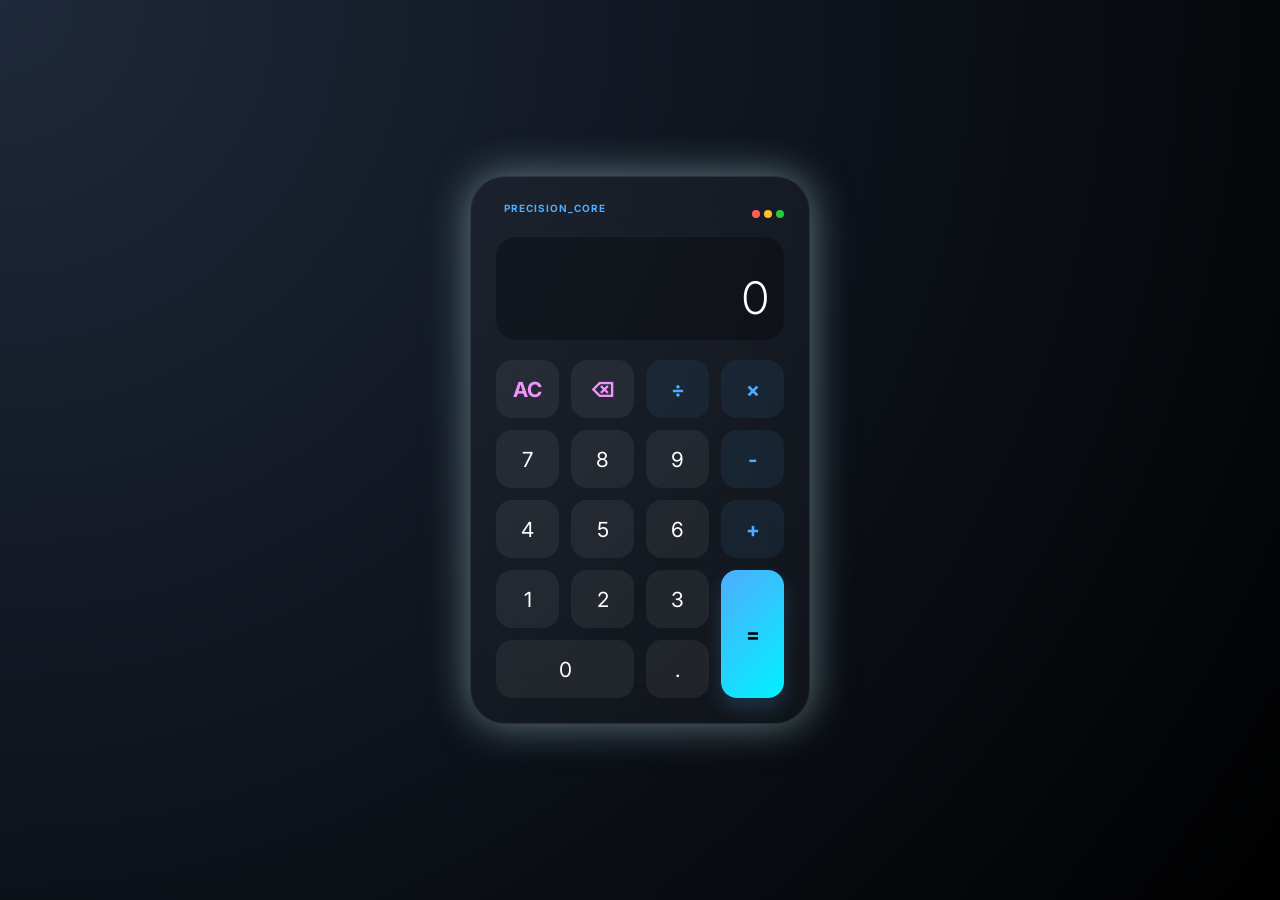
<file: CodeAlpha_Calculator/index.html>
<!DOCTYPE html>
<html lang="en">
<head>
    <meta charset="UTF-8">
    <meta name="viewport" content="width=device-width, initial-scale=1.0">
    <title>CodeAlpha Pro Calculator</title>
    <link rel="stylesheet" href="style.css">
    <link href="https://fonts.googleapis.com/css2?family=Inter:wght@300;500;700&display=swap" rel="stylesheet">
</head>
<body>
    <div class="glass-calculator">
        <div class="top-header">
            <span class="status-badge">PRECISION_CORE</span>
            <div class="window-controls">
                <span></span><span></span><span></span>
            </div>
        </div>
        
        <div class="display-area">
            <div id="history"></div>
            <div id="main-output">0</div>
        </div>

        <div class="keypad">
            <button class="action-btn clear" onclick="resetCalc()">AC</button>
            <button class="action-btn delete" onclick="popDigit()">⌫</button>
            <button class="op-btn" onclick="setOp('÷')">÷</button>
            <button class="op-btn" onclick="setOp('×')">×</button>

            <button onclick="pushNum('7')">7</button>
            <button onclick="pushNum('8')">8</button>
            <button onclick="pushNum('9')">9</button>
            <button class="op-btn" onclick="setOp('-')">-</button>

            <button onclick="pushNum('4')">4</button>
            <button onclick="pushNum('5')">5</button>
            <button onclick="pushNum('6')">6</button>
            <button class="op-btn" onclick="setOp('+')">+</button>

            <button onclick="pushNum('1')">1</button>
            <button onclick="pushNum('2')">2</button>
            <button onclick="pushNum('3')">3</button>
            <button class="equal-btn" onclick="runResult()">=</button>

            <button class="span-two" onclick="pushNum('0')">0</button>
            <button onclick="pushNum('.')">.</button>
        </div>
    </div>
    <script src="script.js"></script>
</body>
</html>
</file>
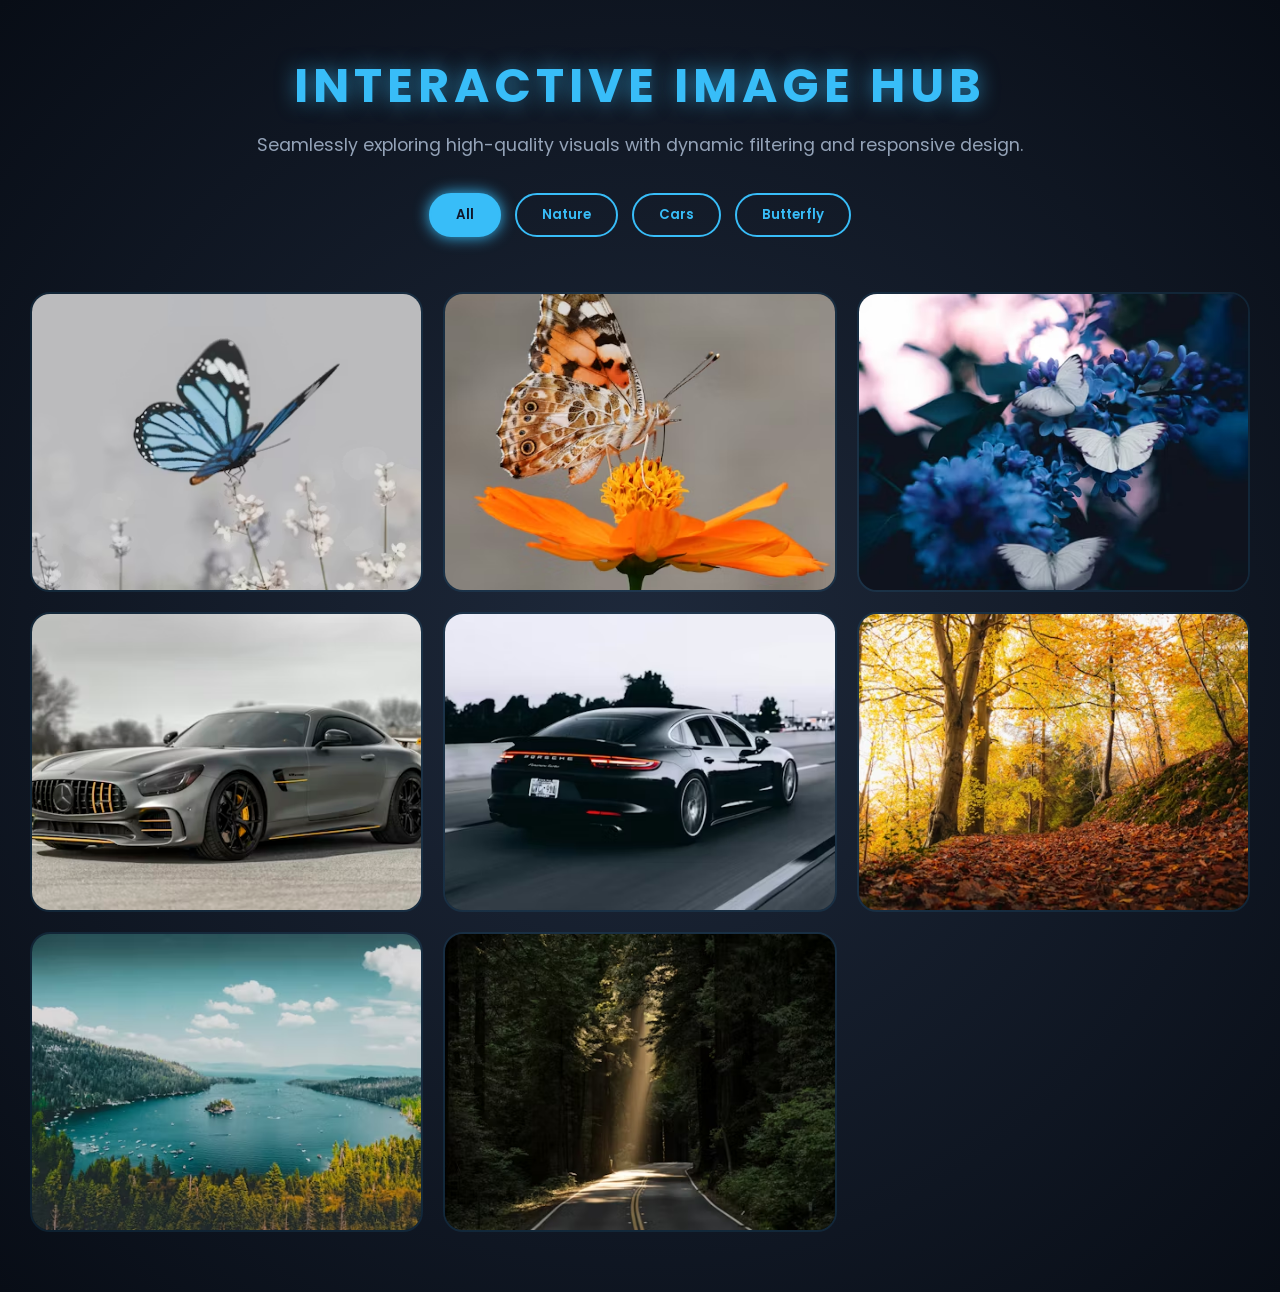
<file: CodeAlpha_ImageGallery/index.html>
<!DOCTYPE html>
<html lang="en">
<head>
    <meta charset="UTF-8">
    <meta name="viewport" content="width=device-width, initial-scale=1.0">
    <title>CodeAlpha | Professional Gallery</title>
    <link href="https://fonts.googleapis.com/css2?family=Poppins:wght@300;400;600;700&display=swap" rel="stylesheet">
    <link rel="stylesheet" href="style.css">
</head>
<body>

    <header>
        <h1>INTERACTIVE IMAGE HUB</h1>
        <p>Seamlessly exploring high-quality visuals with dynamic filtering and responsive design.</p>
    </header>

    <div class="filter-buttons">
        <button class="filter-btn active" data-filter="all">All</button>
        <button class="filter-btn" data-filter="nature">Nature</button>
        <button class="filter-btn" data-filter="cars">Cars</button>
        <button class="filter-btn" data-filter="Butterfly">Butterfly</button>
    </div>

    <div class="gallery-container">
        <div class="gallery-item"><img src="images/Butterfly_01"></div>
        <div class="gallery-item"><img src="images/Butterfly_02"></div>
        <div class="gallery-item"><img src="images/Butterfly_03"></div>
        <div class="gallery-item"><img src="images/Cars_01"></div>
        <div class="gallery-item"><img src="images/Cars_02"></div>
        <div class="gallery-item"><img src="images/Nature_01"></div>
        <div class="gallery-item"><img src="images/Nature_02"></div>
        <div class="gallery-item"><img src="images/Nature_03"></div>
    </div>

    <div id="lightbox" class="modal">
        <div class="modal-overlay"></div>
        <span class="close-btn">&times;</span>
        <div class="modal-wrapper">
            <div class="nav-button prev-btn">&#10094;</div>
            <div class="img-box">
                <img class="modal-content" id="full-img">
            </div>
            <div class="nav-button next-btn">&#10095;</div>
        </div>
    </div>

    <script src="script.js"></script>
</body>
</html>
</file>
<file: CodeAlpha_Calculator/style.css>
@import url('https://fonts.googleapis.com/css2?family=Inter:wght@300;500;700&display=swap');

* { 
    margin: 0; 
    padding: 0; 
    box-sizing: border-box; 
    font-family: 'Inter', sans-serif; 
}

body {
    background: radial-gradient(circle at top left, #1e293b, #000000);
    height: 100vh; 
    display: flex; 
    align-items: center; 
    justify-content: center;
    overflow: hidden; 
}

.glass-calculator {
    background: rgba(255, 255, 255, 0.03);
    backdrop-filter: blur(25px);
    border: 1px solid rgba(255, 255, 255, 0.1);
    border-radius: 35px; 
    padding: 25px; 
    width: 340px; 
    max-height: 96vh;
    box-shadow: 0 0 40px rgba(151, 191, 198, 0.6);
    display: flex;
    flex-direction: column;
}

.top-header { 
    display: flex; 
    justify-content: space-between; 
    margin-bottom: 15px; 
}

.status-badge { 
    color: #4facfe;
    margin-left: 8px; 
    font-size: 10px; 
    font-weight: 700; 
    letter-spacing: 1px; 
}

.window-controls span { 
    height: 8px; 
    width: 8px; 
    border-radius: 50%; 
    display: inline-block; 
    margin-left: 4px; 
}

.window-controls span:nth-child(1) { background: #ff5f56; }
.window-controls span:nth-child(2) { background: #ffbd2e; }
.window-controls span:nth-child(3) { background: #27c93f; }

.display-area {
    text-align: right; 
    padding: 15px; 
    margin-bottom: 20px;
    background: rgba(0,0,0,0.3); 
    border-radius: 20px;
}

#history { 
    color: rgba(255,255,255,0.4); 
    font-size: 0.95rem; 
    min-height: 1.2rem; 
}

#main-output { 
    color: #fff; 
    font-size: 2.8rem; 
    font-weight: 300; 
}

.keypad { 
    display: grid; 
    grid-template-columns: repeat(4, 1fr); 
    gap: 12px; 
}

button {
    height: 58px; 
    border-radius: 16px; 
    border: none; 
    font-size: 1.3rem;
    color: #fff; 
    background: rgba(255,255,255,0.06); 
    cursor: pointer;
    transition: all 0.2s cubic-bezier(0.4, 0, 0.2, 1);
}

button:hover {
    background: rgba(255,255,255,0.15); 
    transform: translateY(-3px);
    box-shadow: 0 8px 15px rgba(0,0,0,0.3);
}

.op-btn { 
    color: #4facfe; 
    font-weight: bold; 
    background: rgba(79, 172, 254, 0.08); 
}

.op-btn:hover { 
    background: #4facfe; 
    color: #000; 
}

.action-btn { 
    color: #f093fb; 
    font-weight: bold; 
}

.equal-btn { 
    grid-row: span 2; 
    height: 100%;
    background: linear-gradient(135deg, #4facfe 0%, #00f2fe 100%);
    color: #000; 
    font-weight: 700;
    box-shadow: 0 10px 20px rgba(79, 172, 254, 0.2);
}

.span-two { 
    grid-column: span 2; 
}

/* Mobile Responsiveness */
@media (max-height: 700px) {
    button { height: 50px; }
    .glass-calculator { padding: 15px; }
    #main-output { font-size: 2.2rem; }
}
</file>
<file: CodeAlpha_ImageGallery/style.css>
* {
    margin: 0;
    padding: 0;
    box-sizing: border-box;
    font-family: 'Poppins', sans-serif;
}

body {
    background: radial-gradient(circle at center, #1e293b 0%, #080d16 100%);
    color: #ffffff;
    min-height: 100vh;
    padding: 50px 20px;
    overflow-x: hidden;
}

header {
    text-align: center;
    margin-bottom: 30px;
}

header h1 {
    font-size: 3rem;
    font-weight: 700;
    color: #38bdf8;
    letter-spacing: 5px;
    text-shadow: 0 0 20px rgba(56, 189, 248, 0.6);
}

header p {
    color: #94a3b8;
    margin-top: 10px;
    font-size: 1.1rem;
}

.filter-buttons {
    text-align: center;
    margin-bottom: 40px;
}

.filter-btn {
    padding: 10px 25px;
    margin: 5px;
    border: 2px solid #38bdf8;
    background: transparent;
    color: #38bdf8;
    border-radius: 30px;
    cursor: pointer;
    font-weight: 600;
    transition: 0.3s ease;
}

.filter-btn.active, .filter-btn:hover {
    background: #38bdf8;
    color: #0f172a;
    box-shadow: 0 0 15px #38bdf8;
}

.gallery-container {
    display: grid;
    grid-template-columns: repeat(auto-fill, minmax(320px, 1fr));
    gap: 20px;
    max-width: 1300px;
    margin: 0 auto;
    padding: 10px;
}

.gallery-item {
    position: relative;
    height: 300px;
    border-radius: 20px;
    overflow: hidden;
    border: 2px solid rgba(56, 189, 248, 0.1);
    cursor: pointer;
    transition: all 0.5s cubic-bezier(0.175, 0.885, 0.32, 1.275);
    transition: transform 0.5s ease, opacity 0.4s ease;
    opacity : 1;
}

.gallery-item.hide {
    display: none;
}

.gallery-item img {
    width: 100%;
    height: 100%;
    object-fit: cover;
    transition: 0.6s ease;
}

.gallery-item:hover {
    transform: translateY(-8px) scale(1.01);
    border-color: #38bdf8;
    box-shadow: 0 20px 40px rgba(0,0,0,0.7), 0 0 25px rgba(56, 189, 248, 0.4);
}

.gallery-item:hover img {
    transform: scale(1.05);
}

.modal {
    display: none;
    position: fixed;
    z-index: 9999;
    top: 0; left: 0; width: 100%; height: 100%;
    justify-content: center;
    align-items: center;
}

.modal-overlay {
    position: absolute;
    width: 100%;
    height: 100%;
    background-color: rgba(0, 0, 0, 0.9);
    backdrop-filter: blur(15px); 
}

.modal-wrapper {
    position: relative;
    width: 100%;
    height: 100%;
    display: flex;
    align-items: center;
    justify-content: center;
    z-index: 10;
}

.modal-content {
    max-width: 80vw;
    max-height: 80vh;
    border-radius: 15px;
    border: 4px solid #38bdf8;
    box-shadow: 0 0 80px rgba(56, 189, 248, 0.4);
    object-fit: contain;
    animation: zoomIn 0.4s ease;
}

@keyframes zoomIn {
    from { transform: scale(0.8); opacity: 0; }
    to { transform: scale(1); opacity: 1; }
}

.close-btn, .nav-button {
    position: absolute;
    color: #fff;
    cursor: pointer;
    background: rgba(56, 189, 248, 0.1);
    border: 1px solid rgba(56, 189, 248, 0.3);
    border-radius: 50%;
    display: flex;
    align-items: center;
    justify-content: center;
    transition: 0.3s;
    z-index: 100;
}

.close-btn { 
    top: 30px; 
    right: 40px; 
    width: 55px; 
    height: 55px; 
    font-size: 35px; 
}

.nav-button { 
    top: 50%;
    transform: translateY(-50%);
    width: 65px; 
    height: 65px; 
    font-size: 35px;
    color: #38bdf8;
}

.nav-button:first-of-type {
    left: 40px;
}

.nav-button:last-of-type {
    right: 40px;
}

.close-btn:hover, .nav-button:hover {
    background: #38bdf8;
    color: #000;
    box-shadow: 0 0 20px #38bdf8;
}

@media (max-width: 768px) {
    header h1 { font-size: 2.2rem; }
    .gallery-container { gap: 15px; }
    .modal-content { max-width: 95vw; }
    .nav-button { width: 45px; height: 45px; font-size: 25px; }
    .nav-button:first-of-type { left: 10px; }
    .nav-button:last-of-type { right: 10px; }
    .close-btn { top: 20px; right: 20px; width: 45px; height: 45px; }
}
</file>
